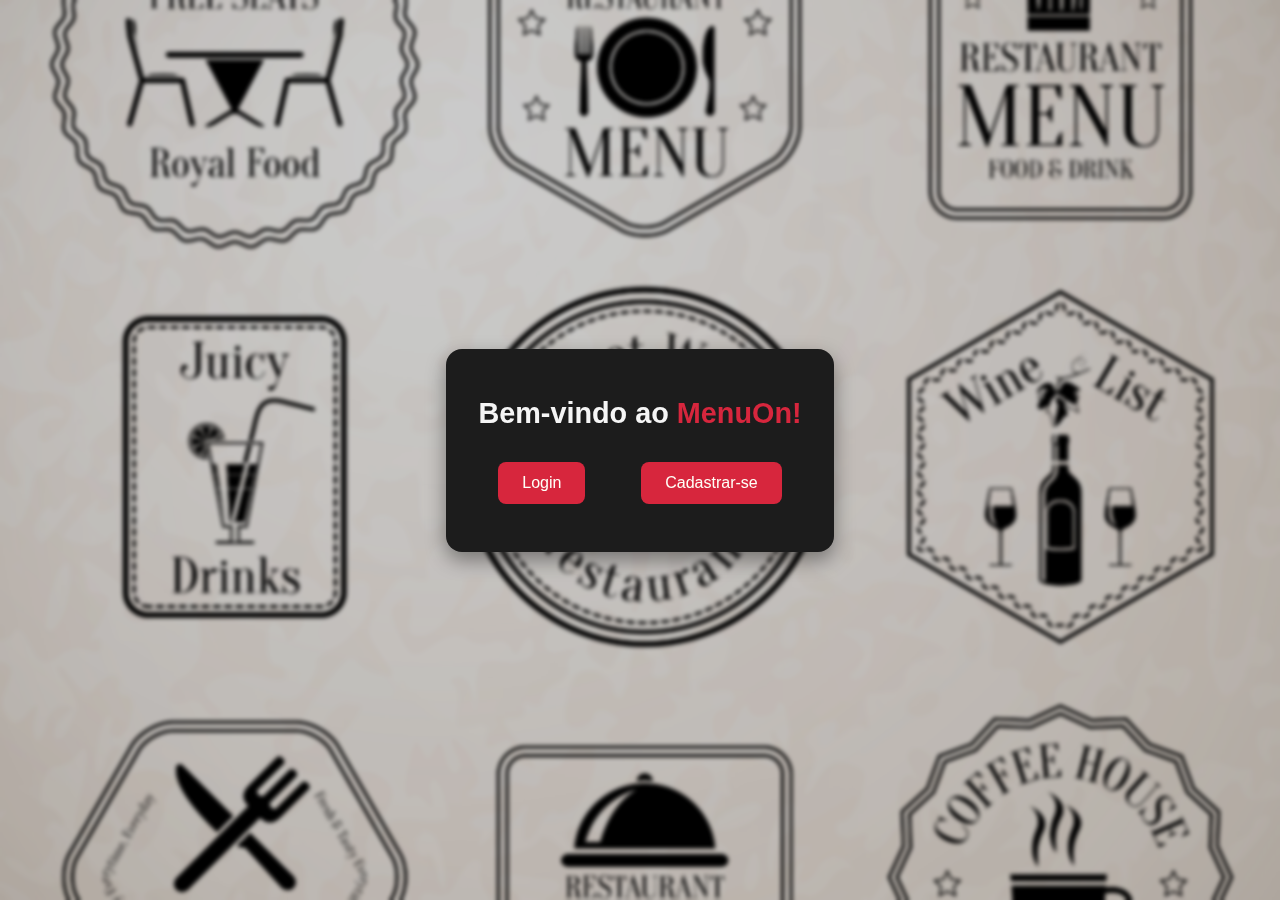
<file: app/templates/index.html>
<!DOCTYPE html>
<html lang="pt-BR">
  <head>
    <meta charset="UTF-8" />
    <meta name="viewport" content="width=device-width, initial-scale=1.0" />
    <title>MenuOn - Início</title>
    <link rel="stylesheet" href="../static/css/index.css" />
  </head>
  <body>
    <div class="home-container">
      <h1>Bem-vindo ao <span>MenuOn!</span></h1>
      <div class="btn-group">
        <a href="/login" class="btn">Login</a>
        <a href="/cadastro" class="btn">Cadastrar-se</a>
      </div>
    </div>
  </body>
</html>
</file>
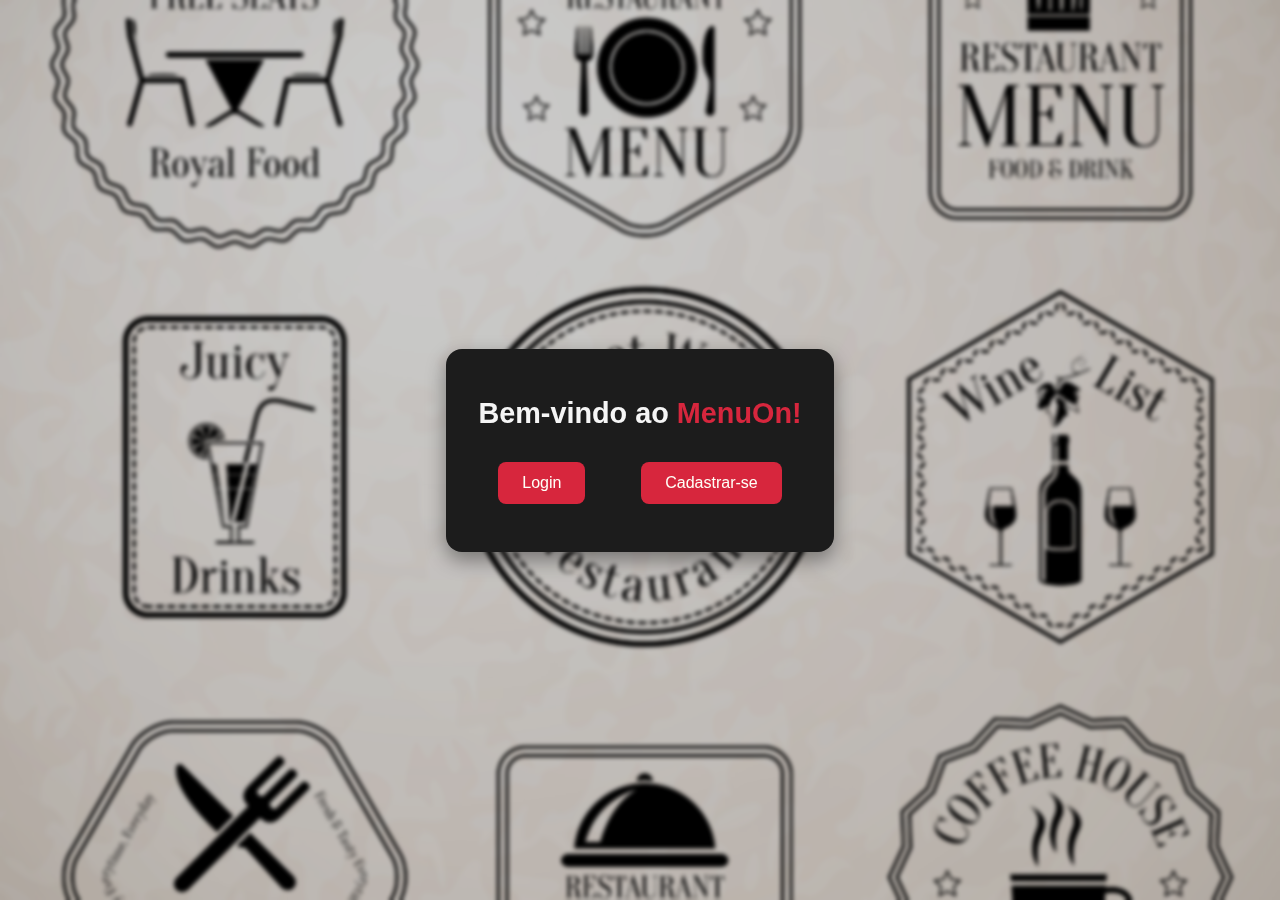
<file: app/templates/html/index.html>
<!DOCTYPE html>
<html lang="pt-BR">
<head>
  <meta charset="UTF-8">
  <meta name="viewport" content="width=device-width, initial-scale=1.0">
  <title>MenuOn - Início</title>
  <link rel="stylesheet" href="../css/index.css">
</head>
<body>
  <div class="home-container">
    <h1>Bem-vindo ao <span>MenuOn!</span></h1>
    <div class="btn-group">
      <a href="login.html" class="btn">Login</a>
      <a href="cadastro.html" class="btn">Cadastrar-se</a>
    </div>
  </div>
</body>
</html>
</file>
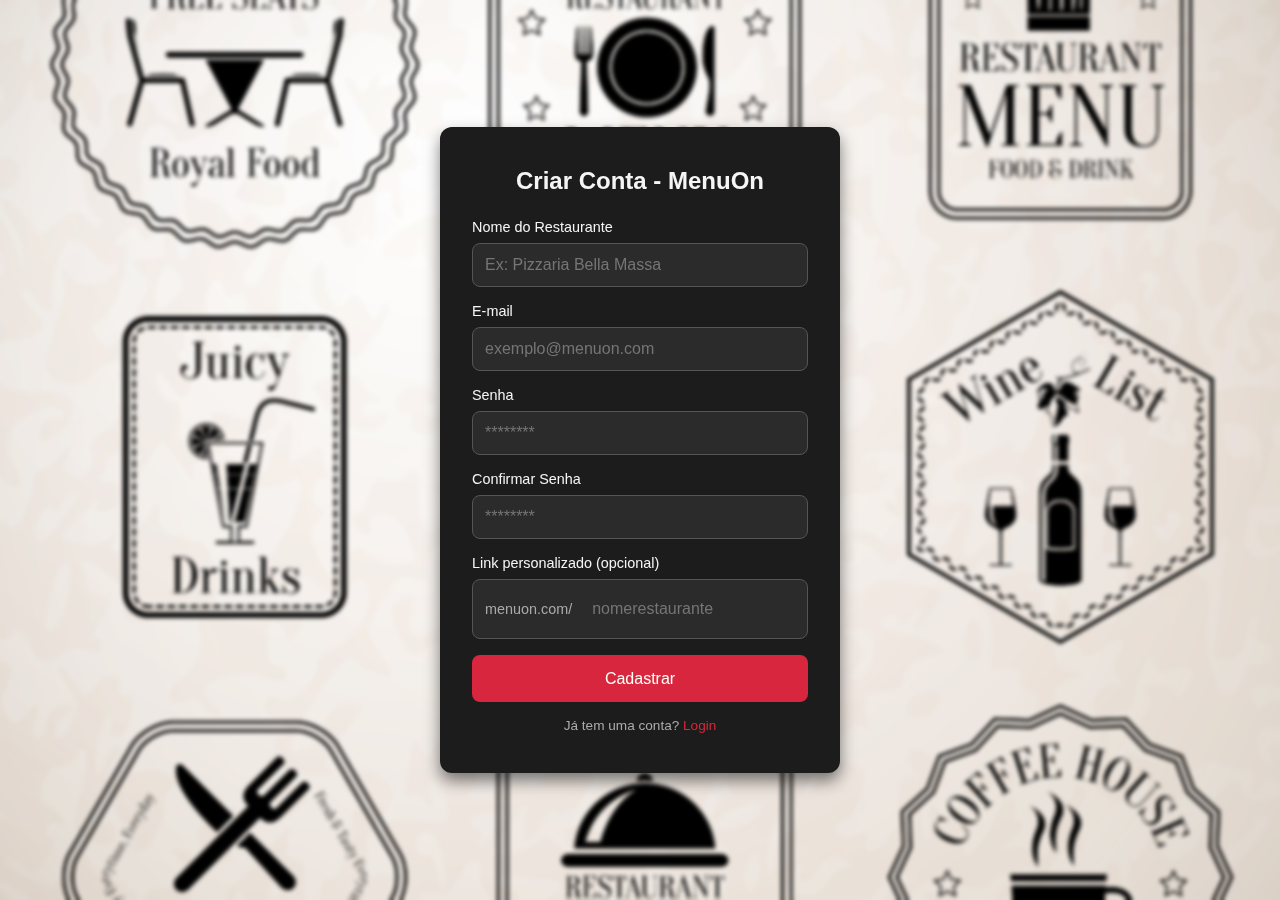
<file: app/templates/html/cadastro.html>
<!DOCTYPE html>
<html lang="pt-BR">
<head>
  <meta charset="UTF-8" />
  <meta name="viewport" content="width=device-width, initial-scale=1.0"/>
  <title>Cadastro - MenuOn</title>
  <link rel="stylesheet" href="../css/cadastro.css" />
</head>
<body>
  <div class="cadastro-container">
    <h2>Criar Conta - MenuOn</h2>

    <form onsubmit="return redirecionarParaCardapio()">
      <div class="form-group">
        <label for="name">Nome do Restaurante</label>
        <input type="text" id="name" name="name" placeholder="Ex: Pizzaria Bella Massa" required />
      </div>

      <div class="form-group">
        <label for="email">E-mail</label>
        <input type="email" id="email" name="email" placeholder="exemplo@menuon.com" required />
      </div>

      <div class="form-group">
        <label for="password">Senha</label>
        <input type="password" id="password" name="password" placeholder="********" required />
      </div>

      <div class="form-group">
        <label for="confirm-password">Confirmar Senha</label>
        <input type="password" id="confirm-password" name="confirm-password" placeholder="********" required />
      </div>

      <div class="form-group">
        <label for="custom-link">Link personalizado (opcional)</label>
        <div class="link-wrapper">
          <span>menuon.com/</span>
          <input type="text" id="custom-link" name="custom-link" placeholder="nomerestaurante" />
        </div>
      </div>

      <button type="submit" class="btn-cadastro">Cadastrar</button>
    </form>

    <div class="footer-text">
      Já tem uma conta? <a href="login.html">Login</a>
    </div>
  </div>

  <script>
    function redirecionarParaCardapio() {
      // Simula cadastro e redireciona para tela de cardápio
      window.location.href = "registrar.cardapio.html";
      return false; // impede o envio real do formulário por enquanto
    }
  </script>
</body>
</html>
</file>
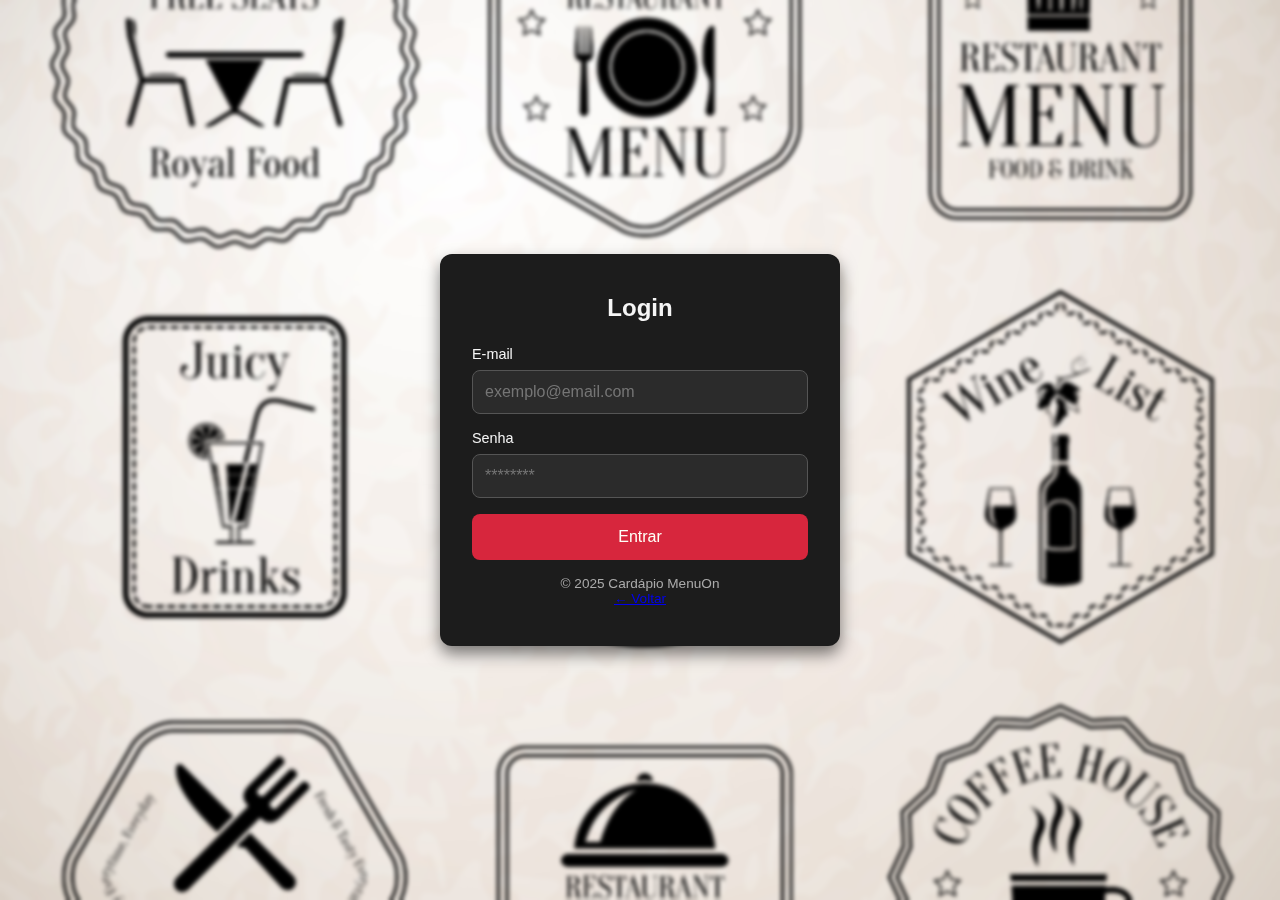
<file: app/templates/html/login.html>
<!DOCTYPE html>
<html lang="pt-BR">
<head>
  <meta charset="UTF-8">
  <meta name="viewport" content="width=device-width, initial-scale=1.0">
  <title>Login MenuOn</title>
  <link rel="stylesheet" href="../css/styles.css">
</head>
<body>
  <div class="login-container">
    <h2>Login</h2>
    
    <form>
      <div class="form-group">
        <label for="email">E-mail</label>
        <input type="email" id="email" name="email" placeholder="exemplo@email.com" required>
      </div>

      <div class="form-group">
        <label for="password">Senha</label>
        <input type="password" id="password" name="password" placeholder="********" required>
      </div>

      <button type="submit" class="btn-login">Entrar</button>
    </form>

    <div class="footer-text">
      © 2025 Cardápio MenuOn
      <br />
      <a href="index.html" class="btn-voltar">← Voltar</a>
    </div>
  </div>
</body>
</html>
</file>
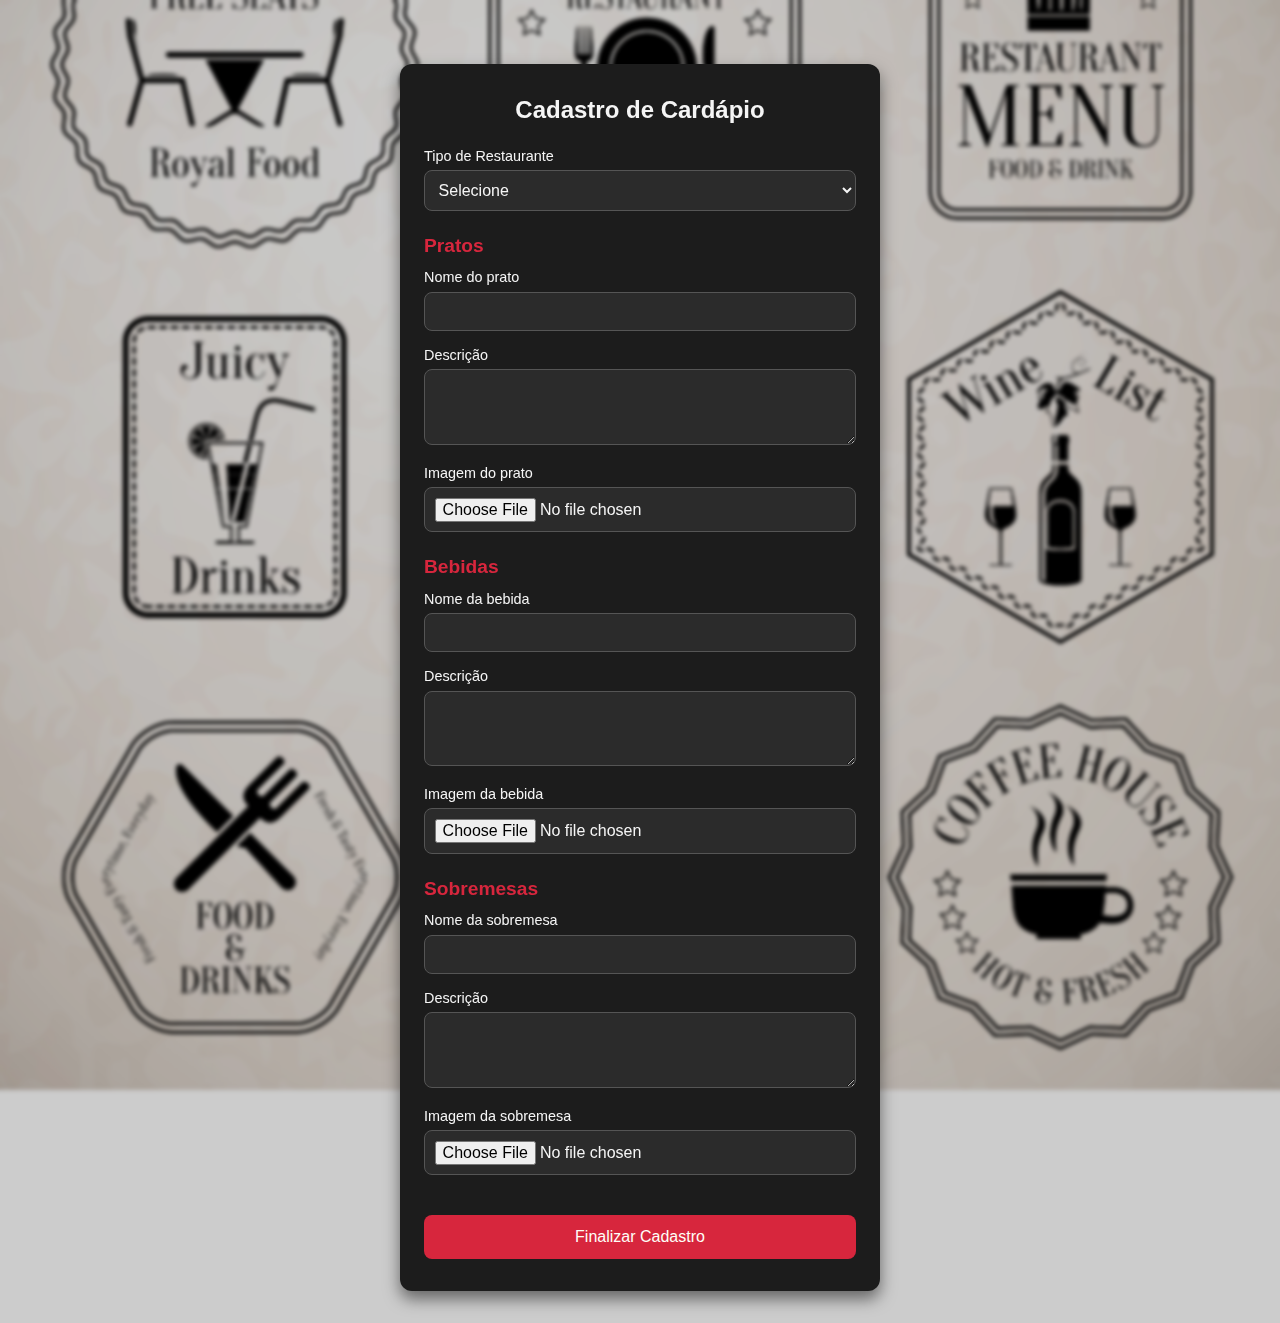
<file: app/templates/html/registrar.cardapio.html>
<!DOCTYPE html>
<html lang="pt-BR">
<head>
  <meta charset="UTF-8" />
  <meta name="viewport" content="width=device-width, initial-scale=1.0"/>
  <title>Registrar Cardápio - MenuOn</title>
  <link rel="stylesheet" href="../css/registrar.cardapio.css" />
</head>
<body>
  <div class="cardapio-container">
    <h2>Cadastro de Cardápio</h2>
    <form>

      <!-- Tipo de restaurante -->
      <div class="form-group">
        <label for="tipo-restaurante">Tipo de Restaurante</label>
        <select id="tipo-restaurante" name="tipo-restaurante" required>
          <option value="">Selecione</option>
          <option value="pizzaria">Pizzaria</option>
          <option value="hamburgueria">Hamburgueria</option>
          <option value="brasileira">Comida Brasileira</option>
          <option value="mexicana">Comida Mexicana</option>
          <option value="japonesa">Comida Japonesa</option>
          <option value="outro">Outro</option>
        </select>
      </div>

      <!-- PRATOS -->
      <h3>Pratos</h3>
      <div class="form-group">
        <label for="prato-nome">Nome do prato</label>
        <input type="text" id="prato-nome" name="prato-nome" required />
      </div>

      <div class="form-group">
        <label for="prato-descricao">Descrição</label>
        <textarea id="prato-descricao" name="prato-descricao" rows="3" required></textarea>
      </div>

      <div class="form-group">
        <label for="prato-imagem">Imagem do prato</label>
        <input type="file" id="prato-imagem" name="prato-imagem" accept="image/*" />
      </div>

      <!-- BEBIDAS -->
      <h3>Bebidas</h3>
      <div class="form-group">
        <label for="bebida-nome">Nome da bebida</label>
        <input type="text" id="bebida-nome" name="bebida-nome" required />
      </div>

      <div class="form-group">
        <label for="bebida-descricao">Descrição</label>
        <textarea id="bebida-descricao" name="bebida-descricao" rows="3" required></textarea>
      </div>

      <div class="form-group">
        <label for="bebida-imagem">Imagem da bebida</label>
        <input type="file" id="bebida-imagem" name="bebida-imagem" accept="image/*" />
      </div>

      <!-- SOBREMESAS -->
      <h3>Sobremesas</h3>
      <div class="form-group">
        <label for="sobremesa-nome">Nome da sobremesa</label>
        <input type="text" id="sobremesa-nome" name="sobremesa-nome" required />
      </div>

      <div class="form-group">
        <label for="sobremesa-descricao">Descrição</label>
        <textarea id="sobremesa-descricao" name="sobremesa-descricao" rows="3" required></textarea>
      </div>

      <div class="form-group">
        <label for="sobremesa-imagem">Imagem da sobremesa</label>
        <input type="file" id="sobremesa-imagem" name="sobremesa-imagem" accept="image/*" />
      </div>

      <!-- Botão de envio -->
      <button type="submit" class="btn-cadastrar">Finalizar Cadastro</button>
    </form>
  </div>
</body>
</html>
</file>
<file: app/static/css/index.css>
/* Reset básico */
* {
  box-sizing: border-box;
  margin: 0;
  padding: 0;
  font-family: 'Segoe UI', sans-serif;
}

/* Fundo igual ao login */
body {
  background: url('../img/fundo.jpg') no-repeat center center fixed;
  background-size: cover;
  height: 100vh;
  display: flex;
  align-items: center;
  justify-content: center;
  overflow: hidden;
  position: relative;
}

/* Camada de desfoque */
body::before {
  content: "";
  position: absolute;
  inset: 0;
  backdrop-filter: blur(2.3px);
  -webkit-backdrop-filter: blur(2.3px);
  background-color: rgba(0, 0, 0, 0.2);
  z-index: 0;
}

/* Container central */
.home-container {
  position: relative;
  z-index: 1;
  text-align: center;
  background-color: #1C1C1C;
  padding: 3rem 2rem;
  border-radius: 16px;
  box-shadow: 0 8px 20px rgba(0, 0, 0, 0.4);
  color: #F5F5F5;
  max-width: 400px;
}

/* Título */
.home-container h1 {
  font-size: 1.8rem;
  margin-bottom: 2rem;
}

.home-container h1 span {
  color: #D7263D;
}

/* Botões */
.btn-group {
  display: flex;
  justify-content: space-around;
  gap: 1rem;
}

.btn {
  padding: 0.75rem 1.5rem;
  background-color: #D7263D;
  color: #FFFFF7;
  text-decoration: none;
  border-radius: 8px;
  transition: background 0.3s;
}

.btn:hover {
  background-color: #c31f35;
}
</file>
<file: app/templates/css/index.css>
/* Reset básico */
* {
  box-sizing: border-box;
  margin: 0;
  padding: 0;
  font-family: 'Segoe UI', sans-serif;
}

/* Fundo igual ao login */
body {
  background: url('../img/fundo.jpg') no-repeat center center fixed;
  background-size: cover;
  height: 100vh;
  display: flex;
  align-items: center;
  justify-content: center;
  overflow: hidden;
  position: relative;
}

/* Camada de desfoque */
body::before {
  content: "";
  position: absolute;
  inset: 0;
  backdrop-filter: blur(2.3px);
  -webkit-backdrop-filter: blur(2.3px);
  background-color: rgba(0, 0, 0, 0.2);
  z-index: 0;
}

/* Container central */
.home-container {
  position: relative;
  z-index: 1;
  text-align: center;
  background-color: #1C1C1C;
  padding: 3rem 2rem;
  border-radius: 16px;
  box-shadow: 0 8px 20px rgba(0, 0, 0, 0.4);
  color: #F5F5F5;
  max-width: 400px;
}

/* Título */
.home-container h1 {
  font-size: 1.8rem;
  margin-bottom: 2rem;
}

.home-container h1 span {
  color: #D7263D;
}

/* Botões */
.btn-group {
  display: flex;
  justify-content: space-around;
  gap: 1rem;
}

.btn {
  padding: 0.75rem 1.5rem;
  background-color: #D7263D;
  color: #FFFFF7;
  text-decoration: none;
  border-radius: 8px;
  transition: background 0.3s;
}

.btn:hover {
  background-color: #c31f35;
}
</file>
<file: app/templates/css/cadastro.css>
/* Reset básico */
* {
  box-sizing: border-box;
  margin: 0;
  padding: 0;
  font-family: 'Segoe UI', sans-serif;
}

/* Corpo com imagem de fundo e camada de desfoque */
body {
  background: url('../img/fundo.jpg') no-repeat center center fixed;
  background-size: cover;
  position: relative;
  display: flex;
  align-items: center;
  justify-content: center;
  height: 100vh;
  overflow: hidden;
}

/* Camada de desfoque */
body::before {
  content: "";
  position: absolute;
  inset: 0;
  backdrop-filter: blur(2.3px);
  -webkit-backdrop-filter: blur(2.3px);
  z-index: 0;
}

/* Container do formulário */
.cadastro-container {
  position: relative;
  z-index: 1;
  background-color: #1C1C1C; /* fundo escuro sólido */
  padding: 2.5rem 2rem;
  border-radius: 12px;
  width: 100%;
  max-width: 400px;
  box-shadow: 0 8px 16px rgba(0, 0, 0, 0.5);
  color: #F5F5F5;
}

/* Título */
.cadastro-container h2 {
  text-align: center;
  margin-bottom: 1.5rem;
  color: #F5F5F5;
}

/* Grupos de inputs */
.form-group {
  margin-bottom: 1rem;
}

.form-group label {
  display: block;
  font-size: 0.9rem;
  margin-bottom: 0.5rem;
  color: #F5F5F5;
}

.form-group input {
  width: 100%;
  padding: 0.75rem;
  border: 1px solid #555;
  border-radius: 8px;
  font-size: 1rem;
  background-color: #2B2B2B;
  color: #F5F5F5;
}

/* Campo de link personalizado */
.link-wrapper {
  display: flex;
  align-items: center;
  gap: 0.5rem;
  background-color: #2B2B2B;
  padding: 0.5rem 0.75rem;
  border: 1px solid #555;
  border-radius: 8px;
}

.link-wrapper span {
  color: #AAAAAA;
  font-size: 0.9rem;
}

.link-wrapper input {
  background: transparent;
  border: none;
  outline: none;
  color: #F5F5F5;
  width: 100%;
  font-size: 1rem;
}

/* Botão de cadastro */
.btn-cadastro {
  width: 100%;
  padding: 0.9rem;
  background-color: #D7263D;
  color: #FFFFF7;
  border: none;
  border-radius: 8px;
  font-size: 1rem;
  cursor: pointer;
  transition: background 0.3s ease;
}

.btn-cadastro:hover {
  background-color: #c31f35;
}

/* Texto inferior */
.footer-text {
  text-align: center;
  margin-top: 1rem;
  font-size: 0.85rem;
  color: #AAAAAA;
}

.footer-text a {
  color: #D7263D;
  text-decoration: none;
}

.footer-text a:hover {
  text-decoration: underline;
}
</file>
<file: app/templates/css/styles.css>
/* Reset básico */
* {
  box-sizing: border-box;
  margin: 0;
  padding: 0;
  font-family: 'Segoe UI', sans-serif;
}

/* Corpo com imagem de fundo e camada de desfoque */
body {
  background: url('../img/fundo.jpg') no-repeat center center fixed;
  background-size: cover;
  position: relative;
  display: flex;
  align-items: center;
  justify-content: center;
  height: 100vh;
  overflow: hidden;
}

/* Camada de desfoque sobre o fundo */
body::before {
  content: "";
  position: absolute;
  inset: 0;
  backdrop-filter: blur(2.3px);
  -webkit-backdrop-filter: blur(8px);
  z-index: 0;
}

/* Container do formulário - agora com fundo escuro */
.login-container {
  position: relative;
  z-index: 1;
  background-color: #1C1C1C; /* fundo escuro (grafite/preto) */
  padding: 2.5rem 2rem;
  border-radius: 12px;
  width: 100%;
  max-width: 400px;
  box-shadow: 0 8px 16px rgba(0, 0, 0, 0.5);
  color: #F5F5F5; /* texto padrão claro */
}

/* Título */
.login-container h2 {
  text-align: center;
  margin-bottom: 1.5rem;
  color: #F5F5F5;
}

/* Grupos de inputs */
.form-group {
  margin-bottom: 1rem;
}

.form-group label {
  display: block;
  font-size: 0.9rem;
  margin-bottom: 0.5rem;
  color: #F5F5F5;
}

.form-group input {
  width: 100%;
  padding: 0.75rem;
  border: 1px solid #555;
  border-radius: 8px;
  font-size: 1rem;
  background-color: #2B2B2B; /* fundo do input escuro */
  color: #F5F5F5;
}

/* Botão de login */
.btn-login {
  width: 100%;
  padding: 0.9rem;
  background-color: #D7263D;
  color: #FFFFF7;
  border: none;
  border-radius: 8px;
  font-size: 1rem;
  cursor: pointer;
  transition: background 0.3s ease;
}

.btn-login:hover {
  background-color: #c31f35;
}

/* Texto inferior */
.footer-text {
  text-align: center;
  margin-top: 1rem;
  font-size: 0.85rem;
  color: #AAAAAA;
}
</file>
<file: app/templates/css/registrar.cardapio.css>
/* Reset básico */
* {
  box-sizing: border-box;
  margin: 0;
  padding: 0;
  font-family: 'Segoe UI', sans-serif;
}

/* Fundo com imagem e blur */
body {
  background: url('../img/fundo.jpg') no-repeat center center fixed;
  background-size: cover;
  min-height: 100vh;
  display: flex;
  align-items: flex-start; /* <-- mudar de center para flex-start */
  justify-content: center;
  overflow-y: auto;
  position: relative;
  padding: 4rem 1rem 2rem; /* margem superior maior */
}


body::before {
  content: "";
  position: absolute;
  inset: 0;
  backdrop-filter: blur(2.3px);
  -webkit-backdrop-filter: blur(2.3px);
  background-color: rgba(0, 0, 0, 0.2);
  z-index: 0;
}

/* Container mais estreito */
.cardapio-container {
  position: relative;
  z-index: 1;
  background-color: #1C1C1C;
  color: #F5F5F5;
  padding: 2rem 1.5rem;
  border-radius: 12px;
  width: 100%;
  max-width: 480px; /* reduzido */
  box-shadow: 0 8px 16px rgba(0, 0, 0, 0.5);
}

/* Título */
.cardapio-container h2 {
  text-align: center;
  margin-bottom: 1.5rem;
  font-size: 1.5rem;
}

/* Seções */
.cardapio-container h3 {
  margin-top: 1.5rem;
  margin-bottom: 0.8rem;
  font-size: 1.2rem;
  color: #D7263D;
}

/* Campos */
.form-group {
  margin-bottom: 1rem;
}

.form-group label {
  display: block;
  font-size: 0.9rem;
  margin-bottom: 0.4rem;
}

.form-group input[type="text"],
.form-group input[type="file"],
.form-group select,
.form-group textarea {
  width: 100%;
  padding: 0.6rem;
  border-radius: 8px;
  border: 1px solid #555;
  background-color: #2B2B2B;
  color: #F5F5F5;
  font-size: 1rem;
}

/* Textarea */
textarea {
  resize: vertical;
}

/* Botão */
.btn-cadastrar {
  width: 100%;
  margin-top: 1.5rem;
  padding: 0.8rem;
  background-color: #D7263D;
  color: #FFFFF7;
  border: none;
  border-radius: 8px;
  font-size: 1rem;
  cursor: pointer;
  transition: background 0.3s ease;
}

.btn-cadastrar:hover {
  background-color: #c31f35;
}
</file>
